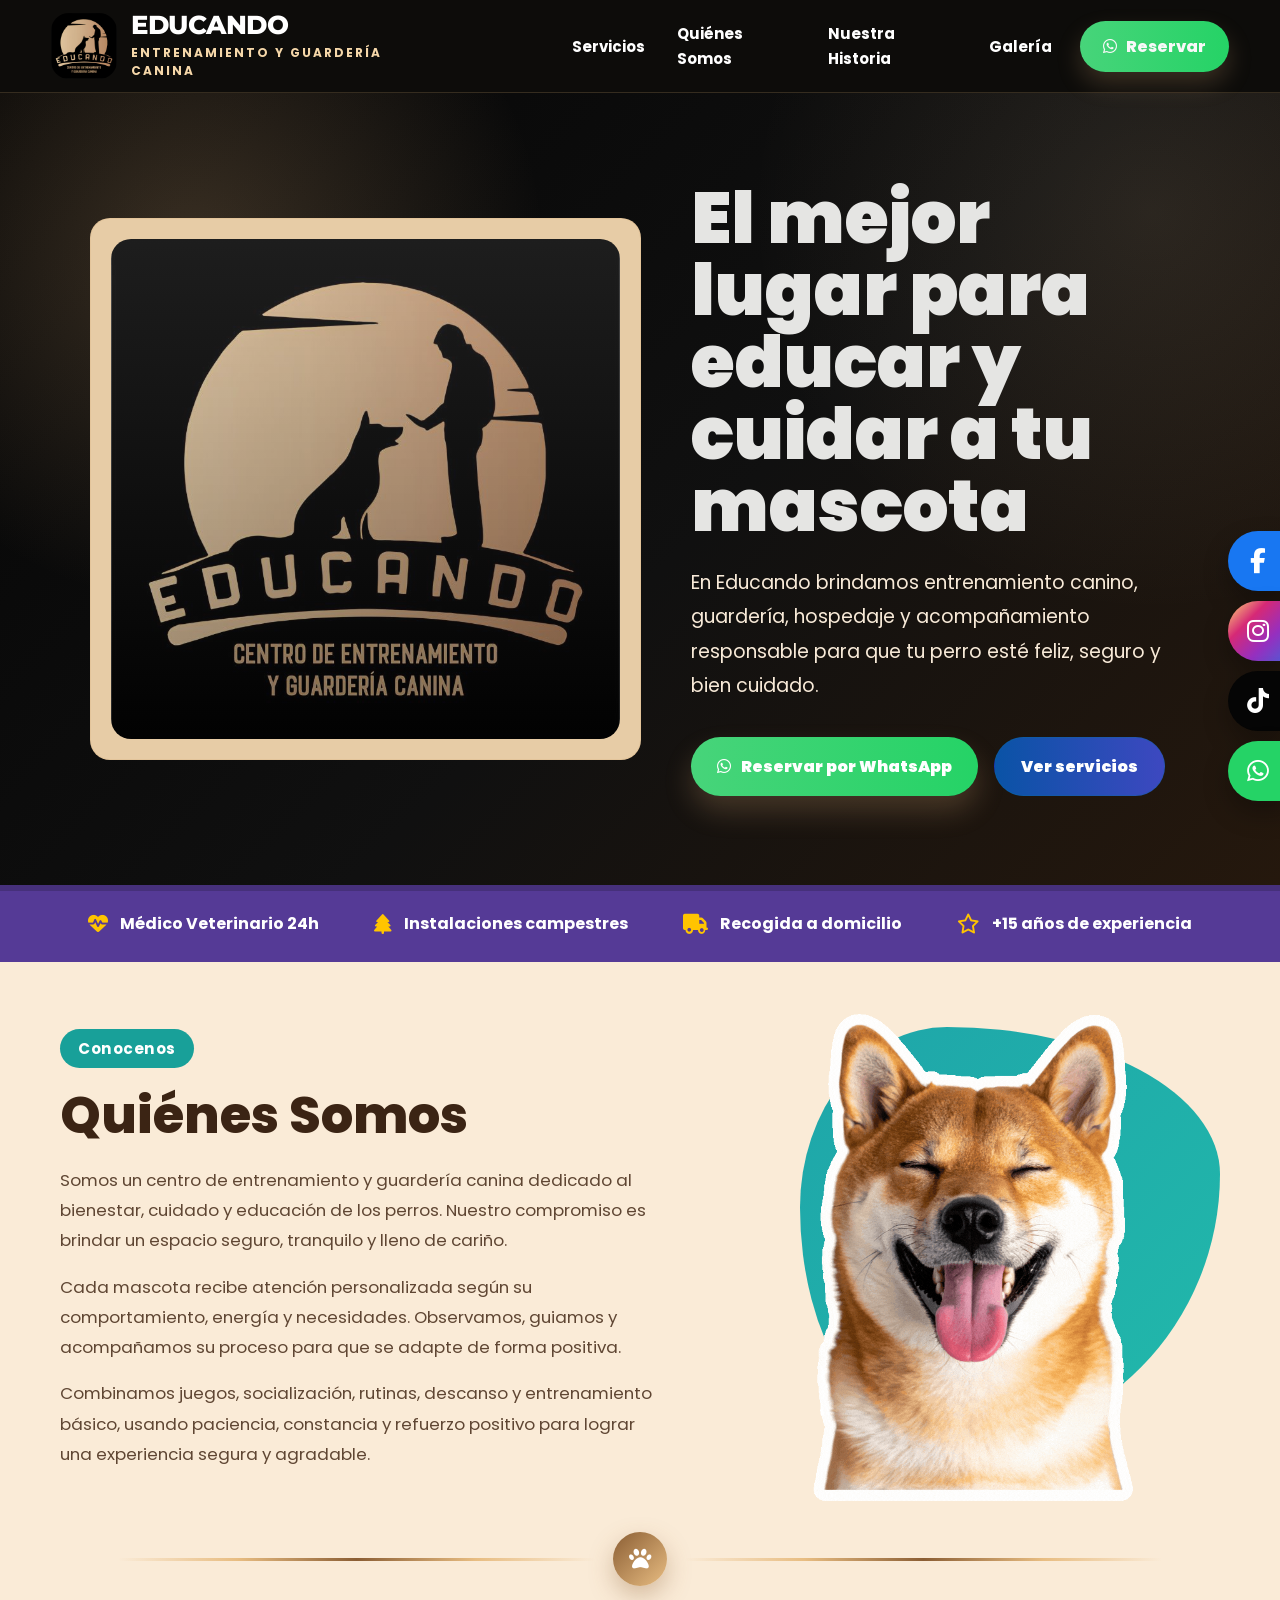
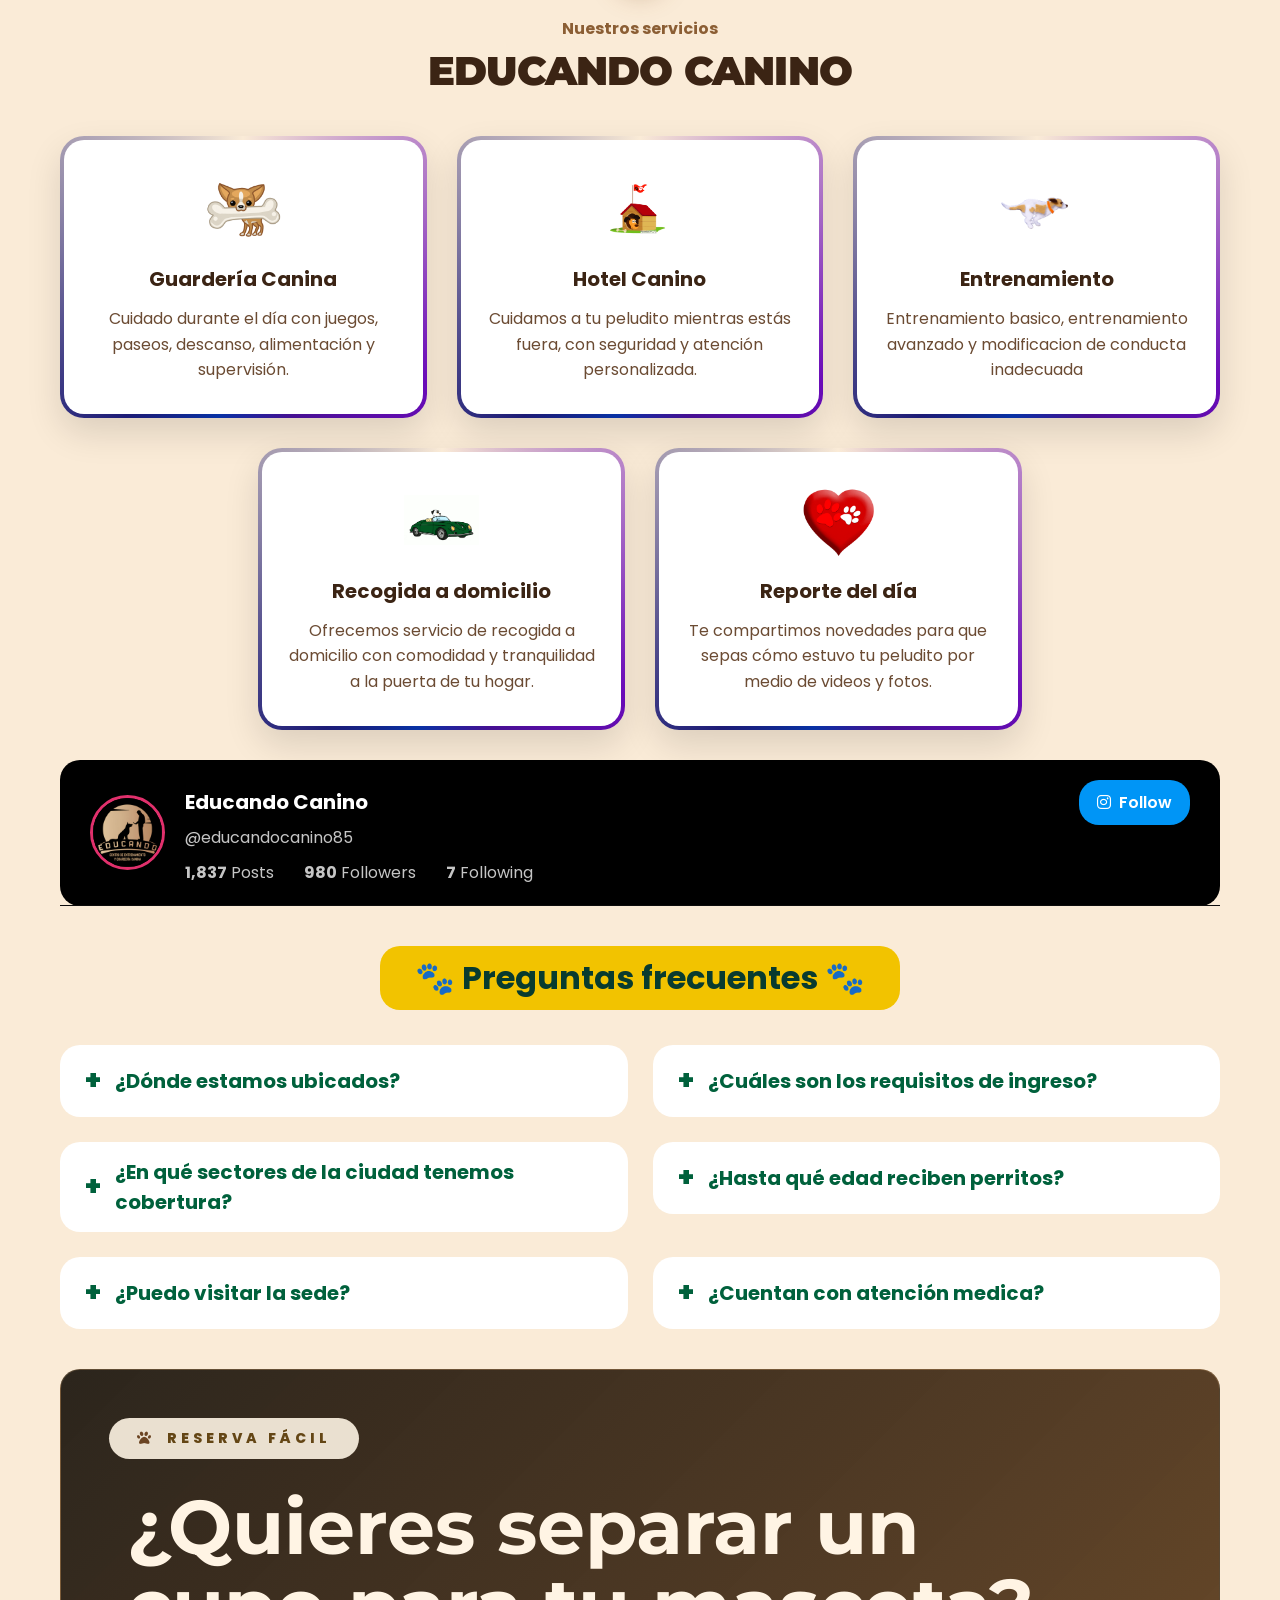
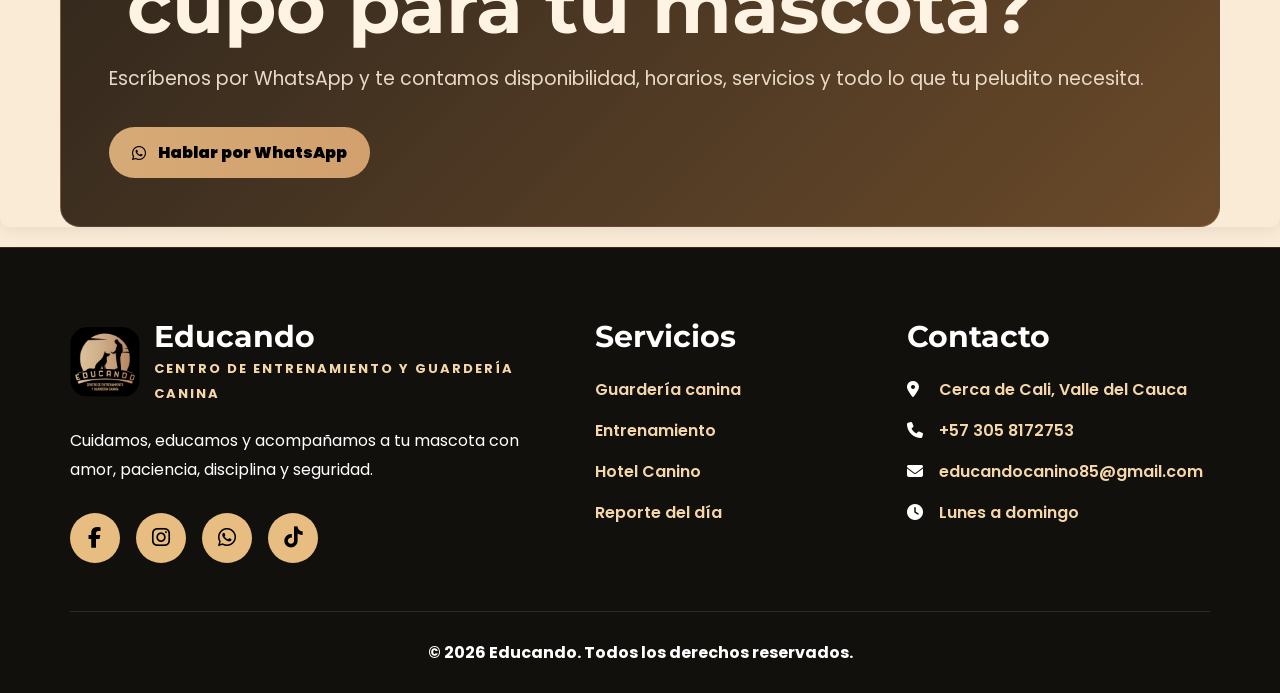
<file: index.html>
<!DOCTYPE html>
<html lang="es">
<head>
  <meta charset="UTF-8" />
  <meta name="viewport" content="width=device-width, initial-scale=1.0" />
  <title>Educando - Centro de Entrenamiento y Guardería Canina | Cali</title>

  <!-- Google Fonts -->
  <link rel="preconnect" href="https://fonts.googleapis.com">
  <link rel="preconnect" href="https://fonts.gstatic.com" crossorigin>
<link href="https://fonts.googleapis.com/css2?family=Montserrat:wght@600;700;800&family=Poppins:wght@400;500;600;700&display=swap" rel="stylesheet">  <!-- Font Awesome -->
  <link rel="stylesheet" href="https://cdnjs.cloudflare.com/ajax/libs/font-awesome/6.5.0/css/all.min.css">
  <!-- Elfsight Instagram Feed | Untitled Instagram Feed -->
<script src="https://elfsightcdn.com/platform.js" async></script>
    <link rel="icon" href="logos/logo-banner.png">

  <link rel="stylesheet" href="styles-index.css">
</head>

<body>
<div class="container">
  <!-- BARRA PRINCIPAL -->
  <header class="header">
      <div class="main-container header-content">

    <nav class="navbar">

      <a href="index" class="logo">
        <img src="logos/logo-educando.jpg" alt="Logo Educando">
        <div>
          <h1>EDUCANDO</h1>
          <span>Entrenamiento y Guardería Canina</span>
        </div>
      </a>

      <input type="checkbox" id="menu-toggle">

      <label for="menu-toggle" class="menu-icon">
        <i class="fa-solid fa-bars"></i>
      </label>

      <ul class="nav-links">
        <li><a href="#servicios">Servicios</a></li>
        <li><a href="#quienes-somos">Quiénes Somos</a></li>
        <li><a href="nuestra-historia">Nuestra Historia</a></li>
        <li><a href="galeria">Galería</a></li>
      </ul>

      <a href="https://wa.me/573058172753" class="btn-reservar">
        <i class="fa-brands fa-whatsapp"></i>
        Reservar
      </a>

    </nav>
      </div>
  </header>

  <!-- REDES SOCIALES LATERALES -->
  <div class="social-fixed">
  <a href="https://www.facebook.com/educandocaninooficial/" class="facebook" aria-label="Facebook">
    <i class="fa-brands fa-facebook-f"></i>
  </a>

  <a href="https://www.instagram.com/educandocanino85" class="instagram" aria-label="Instagram">
    <i class="fa-brands fa-instagram"></i>
  </a>

  <a href="https://www.tiktok.com/@educandocanino85" class="tiktok" aria-label="TikTok">
    <i class="fa-brands fa-tiktok"></i>
  </a>

  <a href="https://wa.me/573058172753" class="whatsapp" aria-label="WhatsApp">
    <i class="fa-brands fa-whatsapp"></i>
  </a>
</div>

  
  <div class="hero" id="inicio">
      <div class="hero-content">
        
        <div class="hero-image-card">
          <div class="hero-image">
          </div>
        </div>

        <div class="hero-text">

          <h2>
            El mejor lugar para educar y cuidar a tu mascota
          </h2>

          <p>
            En Educando brindamos entrenamiento canino, guardería, hospedaje y acompañamiento
            responsable para que tu perro esté feliz, seguro y bien cuidado.
          </p>

          <div class="hero-buttons">
            <a href="https://wa.me/573058172753" target="_blank" class="btn-primary">
              <i class="fa-brands fa-whatsapp"></i>
              Reservar por WhatsApp
            </a>

            <a href="#servicios" class="btn-secondary">
              Ver servicios
            </a>
          </div>
        </div>
      </div>
    </div>

        <!-- Font Awesome para los íconos -->
<link rel="stylesheet" href="https://cdnjs.cloudflare.com/ajax/libs/font-awesome/6.5.0/css/all.min.css">

<section class="barra-beneficios">
  <div class="barra-contenedor">

    <div class="beneficio-item">
      <i class="fa-solid fa-heart-pulse icono latido"></i>
      <span>Médico Veterinario 24h</span>
    </div>

    <div class="beneficio-item">
      <i class="fa-solid fa-tree icono balanceo"></i>
      <span>Instalaciones campestres</span>
    </div>

    <div class="beneficio-item">
      <i class="fa-solid fa-truck icono mover-carro"></i>
      <span>Recogida a domicilio</span>
    </div>

    <div class="beneficio-item">
      <i class="fa-regular fa-star icono girar-estrella"></i>
      <span>+15 años de experiencia</span>
    </div>

  </div>
</section>
    
<main class="contenedor-principal">
    <!-- QUIÉNES SOMOS -->
  <div class="quienes-somos" id="quienes-somos">
  <div class="quienes-container">

    <!-- TEXTO -->
    <div class="quienes-texto">
      <span class="quienes-etiqueta">Conocenos</span>
      <h2>Quiénes Somos</h2>
      <p>
        Somos un centro de entrenamiento y guardería canina dedicado al
        bienestar, cuidado y educación de los perros. Nuestro compromiso es
        brindar un espacio seguro, tranquilo y lleno de cariño.
      </p>
      <p>
        Cada mascota recibe atención personalizada según su comportamiento,
        energía y necesidades. Observamos, guiamos y acompañamos su proceso
        para que se adapte de forma positiva.
      </p>
      <p>
        Combinamos juegos, socialización, rutinas, descanso y entrenamiento
        básico, usando paciencia, constancia y refuerzo positivo para lograr
        una experiencia segura y agradable.
      </p>
    </div>

    <!-- IMAGEN -->
    <div class="quienes-imagen">
      <div class="imagen-decoracion"></div>
      <img src="gifs/perro-feliz.gif" alt="Perro feliz en guardería canina">
    </div>

  </div>
</div>

<div class="separador-paw">
  <span></span>
  <i class="fas fa-paw"></i>
  <span></span>
</div>

  <div class="servicios-perrunos" id="servicios">
  <div class="servicios-contenedor">

    <div class="section-title">
      <span>Nuestros servicios</span>
      <h2>EDUCANDO CANINO</h2>
    </div>

    <div class="servicios-grid">

      <div class="servicio-card">
        <img 
          src="gifs/hueso-gif.gif" 
          alt="Guardería Canina" 
          class="servicio-icon-img"
        >
        <h3>Guardería Canina</h3>
        <p>Cuidado durante el día con juegos, paseos, descanso, alimentación y supervisión.</p>
      </div>

      <div class="servicio-card">
        <img 
          src="gifs/casa-gif.gif" 
          alt="Guardería Canina" 
          class="servicio-icon-img"
        >
        <h3>Hotel Canino</h3>
        <p>Cuidamos a tu peludito mientras estás fuera, con seguridad y atención personalizada.</p>
      </div>

      <div class="servicio-card">
        <img 
          src="gifs/perro-gif.gif" 
          alt="Guardería Canina" 
          class="servicio-icon-img"
        >
        <h3>Entrenamiento</h3>
        <p>Entrenamiento basico, entrenamiento avanzado y modificacion de conducta inadecuada</p>
      </div>

      <div class="servicio-card">
        <img 
          src="gifs/carro-gif.gif" 
          alt="Guardería Canina" 
          class="servicio-icon-img"
        >
        <h3>Recogida a domicilio</h3>
        <p>Ofrecemos servicio de recogida a domicilio con comodidad y tranquilidad a la puerta de tu hogar.</p>
      </div>

      <div class="servicio-card">
        <img 
          src="gifs/corazon-gif.gif" 
          alt="Guardería Canina" 
          class="servicio-icon-img"
        >
        <h3>Reporte del día</h3>
        <p>Te compartimos novedades para que sepas cómo estuvo tu peludito por medio de videos y fotos.
      </div>

    </div>

  </div>
</div>

  <!-- INSTAGRAM -->
   <div class="instagram-section" id="instagram">
  <div class="instagram-container">

    <!-- Encabezado perfil -->
    <div class="instagram-header">
      <div class="instagram-profile">
        <img src="logos/logo-educando.jpg" alt="Perropolis" class="profile-img">

        <div class="profile-info">
          <div class="profile-top">
            <h2>Educando Canino</h2>
            <a href="https://www.instagram.com/educandocanino85/" class="follow-btn">
              <i class="fab fa-instagram"></i> Follow
            </a>
          </div>

          <p class="profile-user">@educandocanino85</p>

          <div class="profile-stats">
            <span><strong>1,837</strong> Posts</span>
            <span><strong>980</strong> Followers</span>
            <span><strong>7</strong> Following</span>
          </div>
        </div>
      </div>
    </div>

    <div class="elfsight-app-6a099f40-ff8a-4416-a260-e170574ec99d" data-elfsight-app-lazy></div>

  </div>
</div>

<div class="faq-section" id="preguntas">
  <div class="faq-title">
    <h2>🐾 Preguntas frecuentes 🐾</h2>
  </div>

  <div class="faq-container">

    <div class="faq-item">
      <button class="faq-question">
        <span class="icon">+</span>
        ¿Dónde estamos ubicados?
      </button>
      <div class="faq-answer">
        <p>Estamos ubicados cerca de la ciudad de Cali, en una zona segura y adecuada para el bienestar de nuestros peluditos.</p>
      </div>
    </div>

    <div class="faq-item">
      <button class="faq-question">
        <span class="icon">+</span>
        ¿Cuáles son los requisitos de ingreso?
      </button>
      <div class="faq-answer">
        <p>
          Para el ingreso de tu canino, debes presentar los siguientes documentos y requisitos:
<BR>
• Fotocopia de la cédula del tutor o responsable.<BR>
• Carné de vacunación del canino al día.<BR>
• Aplicación de pastilla o tratamiento contra pulgas y garrapatas.<BR>
• Vacuna contra la tos de la perrera.


        </p>

        <p>
          <strong>Nota:</strong> Estos requisitos nos ayudan a garantizar la seguridad, salud y bienestar de todos nuestros peluditos.
        </p>
      </div>
    </div>

    <div class="faq-item">
      <button class="faq-question">
        <span class="icon">+</span>
        ¿En qué sectores de la ciudad tenemos cobertura?
      </button>
      <div class="faq-answer">
        <p>Tenemos cobertura en todos los sectores de la ciudad de Cali y su alrededor. Puedes contactarnos para confirmar si llegamos a tu zona.</p>
      </div>
    </div>

    <div class="faq-item">
      <button class="faq-question">
        <span class="icon">+</span>
        ¿Hasta qué edad reciben perritos?
      </button>
      <div class="faq-answer">
        <p>Aceptamos el ingreso de alumnos desde los tres meses de edad, cumpliendo con los requisitos establecidos.</p>
      </div>
    </div>

    <div class="faq-item">
      <button class="faq-question">
        <span class="icon">+</span>
        ¿Puedo visitar la sede?
      </button>
      <div class="faq-answer">
        <p>Sí, puedes visitarnos con cita previa para conocer nuestras instalaciones y ver como esta tu peludito.</p>
      </div>
    </div>

    <div class="faq-item">
      <button class="faq-question">
        <span class="icon">+</span>
        ¿Cuentan con atención medica?
      </button>
      <div class="faq-answer">
        <p>Sí, contamos con convenio veterinario para brindar atención oportuna en caso de cualquier eventualidad.</p>
      </div>
    </div>

  </div>
</div>

  <!-- RESERVA -->
  <div class="reserva" id="inicio">
    <div class="reserva-card">

      <div class="tag">
        <i class="fa-solid fa-paw"></i>
        Reserva fácil
      </div>

      <h2>¿Quieres separar un cupo para tu mascota?</h2>

      <p>
        Escríbenos por WhatsApp y te contamos disponibilidad, horarios,
        servicios y todo lo que tu peludito necesita.
      </p>

      <a href="#" class="reserva-btn">
        <i class="fa-brands fa-whatsapp"></i>
        Hablar por WhatsApp
      </a>

    </div>
  </div>
  </div>

  <script>
  const faqItems = document.querySelectorAll(".faq-item");

  faqItems.forEach(item => {
    const question = item.querySelector(".faq-question");
    const answer = item.querySelector(".faq-answer");
    const icon = item.querySelector(".icon");

    question.addEventListener("click", () => {
      item.classList.toggle("active");

      if (item.classList.contains("active")) {
        answer.style.maxHeight = answer.scrollHeight + "px";
        icon.textContent = "−";
      } else {
        answer.style.maxHeight = "0";
        icon.textContent = "+";
      }
    });
  });
</script>
</main>

  <!-- FOOTER -->
  <footer class="footer">

    <div class="footer-content">

      <div class="footer-brand">
        <div class="footer-logo">
          <img src="logos/logo-educando.jpg" alt="Logo Educando">
          <div>
            <h2>Educando</h2>
            <span>Centro de entrenamiento y guardería canina</span>
          </div>
        </div>

        <p>
          Cuidamos, educamos y acompañamos a tu mascota con amor,
          paciencia, disciplina y seguridad.
        </p>

        <div class="footer-social">
          <a href="https://www.facebook.com/educandocaninooficial/"><i class="fa-brands fa-facebook-f"></i></a>
          <a href="https://www.instagram.com/educandocanino85"><i class="fa-brands fa-instagram"></i></a>
          <a href="https://wa.me/573058172753"><i class="fa-brands fa-whatsapp"></i></a>
          <a href="https://www.tiktok.com/@educandocanino85"><i class="fa-brands fa-tiktok"></i></a>
        </div>
      </div>

      <div class="footer-column">
        <h3>Servicios</h3>
        <a href="#servicios">Guardería canina</a>
        <a href="#servicios">Entrenamiento</a>
        <a href="#servicios">Hotel Canino</a>
        <a href="#servicios">Reporte del día</a>
      </div>

      <div class="footer-column">
        <h3>Contacto</h3>
        <p><i class="fa-solid fa-location-dot"></i> Cerca de Cali, Valle del Cauca</p>
        <p><i class="fa-solid fa-phone"></i> +57 305 8172753</p>
        <p><i class="fa-solid fa-envelope"></i> educandocanino85@gmail.com</p>
        <p><i class="fa-solid fa-clock"></i> Lunes a domingo</p>
      </div>

    </div>

    <div class="footer-bottom">
      <p>© 2026 Educando. Todos los derechos reservados.</p>
    </div>

  </footer>
</body>
</html>
</file>
<file: styles-index.css>
:root {
  --black-soft: #11100d;
  --black-footer: #0d0c0a;
  --black-card: #1d1812;
  --gold: #e8bd82;
  --gold-light: #f5d7a9;
  --brown: #6b4422;
  --cream: #fff4e4;
  --text: #f8ead8;
  --muted: #d8b991;
  --bg: #cfa06b;
  --bg-dark: #9a6a3d;
}

* {
  margin: 0;
  padding: 0;
  box-sizing: border-box;
}

html {
  scroll-behavior: smooth;
}

body {
  font-family: "Poppins", sans-serif;
  background:antiquewhite;
  color: var(--text);
  overflow-x: hidden;
}

.container {
  width: 100%;
  margin: 0 auto;
  background-color: antiquewhite;
  padding: 0;
  box-shadow: 0 0 20px rgba(9, 0, 0, 0.1);
  border-radius: 10px;
  box-sizing: border-box;
}

/* HEADER */

.header {
  width: 100%;
  background: rgba(17, 16, 13, 0.96);
  border-bottom: 1px solid rgba(232, 189, 130, 0.18);
  position: sticky;
  top: 0;
  z-index: 1000;
  backdrop-filter: blur(10px);
}

.header {
  width: 100%;
  background: #0d0c0a;
  position: sticky;
  top: 0;
  z-index: 1000;
}

.header-content {
  min-height: 90px;
  display: flex;
  align-items: center;
  justify-content: space-between;
  gap: 24px;
}

.navbar {
  width: min(1200px, 92%);
  margin: auto;
  min-height: 92px;
  display: flex;
  align-items: center;
  justify-content: space-between;
  gap: 28px;
}

.logo {
  display: flex;
  align-items: center;
  gap: 14px;
  text-decoration: none;
  color: var(--cream);
}

.logo img {
  width: 66px;
  height: 66px;
  object-fit: contain;
  border-radius: 18px;
}

.logo h1 {
  font-family: "Montserrat", sans-serif;
  font-size: 26px;
  line-height: 1;
  font-weight: 800;
  letter-spacing: -0.5px;
  color: #FFFFFF;
}

.logo span {
  display: block;
  margin-top: 6px;
  font-size: 12px;
  letter-spacing: 2px;
  text-transform: uppercase;
  color: var(--gold-light);
  font-weight: 700;
}

.nav-links {
  display: flex;
  align-items: center;
  padding-left: 100px;
  list-style: none;
  gap: 32px;
}

.nav-links a {
  position: relative;
  text-decoration: none;
  color: #ffffff;
  font-weight: 700;
  font-size: 15px;
  padding: 8px 0px;
}

.nav-links a::after {
  content: "";
  position: absolute;
  width: 0;
  height: 3px;
  background: var(--gold);
  left: 0;
  bottom: 0;
  border-radius: 20px;
  transition: width 0.35s ease;
}

.nav-links a:hover::after {
  width: 100%;
}

.btn-reservar {
  text-decoration: none;
  padding: 13px 23px;
  border-radius: 999px;
  font-weight: 800;
  display: inline-flex;
  align-items: center;
  gap: 9px;
  transition: 0.3s ease;
  box-shadow: 0 12px 25px rgba(214, 170, 118, 0.22);
  background: linear-gradient(
    270deg,
    #5ed088,
    #00cf4c,
    #25d366,
    #47d47a
  );
  background-size: 300% 300%;
  color: #f8f8f8;
  animation: moverColores 4s ease infinite;
}

.btn-reservar:hover {
  transform: translateY(-2px) scale(1.02);
  box-shadow: 0 10px 15px rgba(0, 0, 0, 0.162);
}

@keyframes moverColores {
  0% {
    background-position: 0% 50%;
  }

  50% {
    background-position: 100% 50%;
  }

  100% {
    background-position: 0% 50%;
  }
}

#menu-toggle {
  display: none;
}

.menu-icon {
  display: none;
  color: var(--cream);
  font-size: 28px;
  cursor: pointer;
}

/* REDES SOCIALES LATERALES */


.social-fixed {
  position: fixed;
  right: 0;
  top: 80%;
  transform: translateY(-70%);
  z-index: 999;
  display: flex;
  flex-direction: column;
  gap: 10px;
}

.social-fixed a {
  width: 60px;
  height: 60px;
  display: grid;
  place-items: center;
  text-decoration: none;
  color: #fff;
  font-size: 25px;
  border-radius: 34px 0 0 34px;
  box-shadow: 0 12px 26px rgba(0, 0, 0, 0.28);

  /* Aquí queda pegado a la derecha */
  transform: translateX(8px);

  /* Solo se anima este botón, no los demás */
  transition: transform 0.3s ease, box-shadow 0.3s ease;
}

.social-fixed a:hover,
.social-fixed a:focus,
.social-fixed a:active {
  transform: translateX(0);
  box-shadow: 0 16px 34px rgba(0, 0, 0, 0.35);
}

.social-fixed i {
  pointer-events: none;
}

.facebook {
  background: #1877f2;
}

.instagram {
  background: linear-gradient(135deg, #feda75, #d62976, #962fbf, #4f5bd5);
}

.tiktok {
  background: #050505;
}

.whatsapp {
  background: #25d366;
}

/* HERO */

.hero {
  min-height: 88vh;
  display: flex;
  align-items: center;
  background:
    radial-gradient(circle at 15% 20%, rgba(214, 170, 118, 0.24), transparent 28%),
    radial-gradient(circle at 90% 15%, rgba(241, 208, 163, 0.11), transparent 30%),
    linear-gradient(135deg, #050505 0%, #101010 55%, #25180d 100%);
  overflow: hidden;
}

.hero-content {
  max-width: 1200px;
  width: 100%;
  margin: auto;
  padding: 50px 0px;
  display: grid;
  grid-template-columns: 1.05fr 0.95fr;
  gap: 50px;
  align-items: center;
}

.hero-badge {
  display: inline-flex;
  align-items: center;
  gap: 9px;
  padding: 11px 18px;
  background: rgba(214, 170, 118, 0.12);
  border: 1px solid rgba(214, 170, 118, 0.35);
  border-radius: 999px;
  color: var(--dorado-claro);
  font-weight: 900;
  margin-bottom: 24px;
}

.hero-text h2 {
  font-size: clamp(42px, 6vw, 72px);
  line-height: 1;
  font-weight: 900;
  color: #e5e5e3;
  margin-bottom: 24px;
}

.hero-text p {
  max-width: 590px;
  color: var(--texto-suave);
  font-size: 19px;
  line-height: 1.8;
  margin-bottom: 34px;
}

.hero-buttons {
  display: flex;
  gap: 16px;
  flex-wrap: wrap;
}

.btn-primary,
.btn-secondary {
  padding: 16px 26px;
  border-radius: 999px;
  font-weight: 900;
  display: inline-flex;
  align-items: center;
  justify-content: center;
  gap: 10px;
  transition: 0.3s ease;
  text-decoration: none;
}

.btn-primary {
  box-shadow: 0 15px 28px rgba(214, 170, 118, 0.23);
    background: linear-gradient(
    270deg,
    #5ed088,
    #00cf4c,
    #25d366,
    #47d47a
  );
  background-size: 300% 300%;
  color: #ffffff;
  animation: moverColores 4s ease infinite;
}

@keyframes moverColores {
  0% {
    background-position: 0% 50%;
  }

  50% {
    background-position: 100% 50%;
  }

  100% {
    background-position: 0% 50%;
  }
}


.btn-secondary {
  color: #feffff;
  border: 1px solid rgba(8, 107, 157, 0.35);
  background: rgb(6, 107, 180);
  text-decoration: none;
  background: linear-gradient(
    270deg,
    #1f1fc1,
    #272492,
    #3d48c0,
    #0a53a6
  );
  background-size: 300% 300%;
  color: #ffffff;
  animation: moverColores 4s ease infinite;
}

.btn-secondary:hover {
  transform: translateY(-4px);
}

.hero-image-card {
  background: #e7cca6;
  border: 1px solid rgba(214, 170, 118, 0.25);
  padding: 20px;
  border-radius: 20px;
  box-shadow: var(--sombra);
}

.hero-image {
  min-height: 500px;
  border-radius: 20px;
  background:
    linear-gradient(rgba(241, 241, 241, 0.12), rgba(5, 5, 5, 0.35)),
    url("logos/logo-educando.jpg");
  background-size: cover;
  background-position: center;
  position: relative;
  overflow: hidden;
}

.hero-info {
  position: absolute;
  left: 22px;
  bottom: 22px;
  max-width: 310px;
  padding: 18px;
  border-radius: 20px;
  background: rgba(5, 5, 5, 0.78);
  border: 1px solid rgba(214, 170, 118, 0.25);
  backdrop-filter: blur(10px);
}

.hero-info h3 {
  color: var(--dorado-claro);
  font-size: 21px;
  font-weight: 900;
}

.hero-info p {
  color: var(--texto-suave);
  margin-top: 5px;
  line-height: 1.5;
}

/* TITULOS */

main
{
  background: antiquewhite;
  width: 100%;
  max-width: 1200px;
  margin: 0 auto;
  padding: 20px 0px;
  box-sizing: border-box;
}

/* Este es el que centra todo */
.contenedor-principal {
  width: 100%;
  margin: 0 auto;
}

.section-title {
  text-align: center;
  margin-bottom: 35px;
}

.section-title h2 {
  font-family: "Montserrat", sans-serif;
  margin: 10px 0;
  font-weight: 800;
  letter-spacing: -0.8px;
  line-height: 1;
  font-weight: 900;
  font-size: 38px;
  color: #0e1011;
  margin-bottom: 15px;
}

/*SEPARADOR*/

.separador-paw {
  width: min(1200px, 90%);
  margin: 45px auto;
  display: flex;
  align-items: center;
  justify-content: center;
  gap: 18px;
}

.separador-paw span {
  flex: 1;
  height: 3px;
  border-radius: 999px;
  background: linear-gradient(
    90deg,
    transparent,
    #e8bd82,
    #8b5e34,
    #e8bd82,
    transparent
  );
}

.separador-paw i {
  width: 54px;
  height: 54px;
  background: linear-gradient(135deg, #8b5e34, #e8bd82);
  color: #fff;
  border-radius: 50%;
  display: grid;
  place-items: center;
  font-size: 1.4rem;
  box-shadow: 0 10px 25px rgba(139, 94, 52, 0.35);
  animation: huellaPulse 1.8s infinite ease-in-out;
}

@keyframes huellaPulse {
  0% {
    transform: scale(1);
    box-shadow: 0 10px 25px rgba(139, 94, 52, 0.35);
  }

  50% {
    transform: scale(1.12);
    box-shadow: 0 14px 35px rgba(139, 94, 52, 0.5);
  }

  100% {
    transform: scale(1);
    box-shadow: 0 10px 25px rgba(139, 94, 52, 0.35);
  }
}

/* Responsive */
@media (max-width: 576px) {
  .separador-paw {
    width: 92%;
    gap: 12px;
    margin: 5px auto;
  }

  .separador-paw i {
    width: 46px;
    height: 46px;
    font-size: 1.15rem;
  }

  .separador-paw span {
    height: 2px;
  }
}

/* SERVICIOS */

.servicios-perrunos {
  padding: 0px 20px;
  padding-bottom: 40px;
  background: antiquewhite;
}

.servicios-contenedor {
  max-width: 1200px;
  margin: 0 auto;
}

.section-title {
  text-align: center;
  margin-bottom: 45px;
}

.section-title span {
  color: #8b5e34;
  font-weight: 700;
}

.section-title h2 {
  font-size: 2.5rem;
  color: #3b2414;
}

/* GRID PRINCIPAL */
.servicios-grid {
  display: grid;
  grid-template-columns: repeat(6, 1fr);
  gap: 30px;
}

/* TODAS LAS CARDS */

.servicio-card {
  grid-column: span 2;
  position: relative;
  overflow: hidden;
  border-radius: 24px;
  padding: 35px 25px;
  min-height: 280px;
  text-align: center;
  box-shadow: 0 15px 35px rgba(0, 0, 0, 0.12);
  box-sizing: border-box;

  display: flex;
  flex-direction: column;
  justify-content: center;
  align-items: center;

  background: transparent;
  isolation: isolate;
  transition: all 0.3s ease;
}

/* Borde dorado animado */
.servicio-card::before {
  content: "";
  position: absolute;
  width: 180%;
  height: 180%;
  background: conic-gradient(
    from 0deg,
    transparent 0deg,
    #6a0bb8 120deg,
    #461092 160deg,
    #0832a4 190deg,
    #1d1c76 220deg,
    transparent 360deg
  );
  animation: bordeDorado 4s linear infinite;
  z-index: -2;
}

/* Fondo interno de la card */
.servicio-card::after {
  content: "";
  position: absolute;
  inset: 4px;
  background: #fff;
  border-radius: 20px;
  z-index: -1;
}

/* Animación del borde */
@keyframes bordeDorado {
  from {
    transform: rotate(0deg);
  }

  to {
    transform: rotate(360deg);
  }
}

/* Efecto al pasar el mouse */
.servicio-card:hover {
  transform: translateY(-8px);
  box-shadow: 0 20px 45px rgba(212, 175, 55, 0.35);
}

.servicio-icon-img {
  width: 75px;
  height: 75px;
  object-fit: contain;
  margin-bottom: 18px;
  display: block;
}

.servicio-card h3 {
  color: #3b2414;
  font-size: 1.25rem;
  margin-bottom: 12px;
}

.servicio-card p {
  color: #6b4b33;
  line-height: 1.6;
}

/* CENTRAR LAS 2 DE ABAJO */
.servicio-card:nth-child(4) {
  grid-column: 2 / span 2;
}

.servicio-card:nth-child(5) {
  grid-column: 4 / span 2;
}

/* QUIÉNES SOMOS */

.quienes-somos {
  padding: 0px;
  padding-top: 45px;
}

.quienes-container {
  max-width: 1200px;
  margin: 0 auto;
  display: grid;
  grid-template-columns: 1.1fr 0.9fr;
  gap: 60px;
  align-items: center;
}

.quienes-texto {
  animation: fadeInUp 0.8s ease;
}

.quienes-etiqueta {
  display: inline-block;
  background: #18a099;
  color: #ffffff;
  font-size: 0.95rem;
  font-weight: 700;
  padding: 8px 18px;
  border-radius: 999px;
  margin-bottom: 18px;
  letter-spacing: 0.5px;
}

.quienes-texto h2 {
  font-size: clamp(2rem, 4vw, 3.2rem);
  line-height: 1.15;
  color: #3b2414;
  margin-bottom: 20px;
  font-weight: 800;
}

.quienes-texto p {
  font-size: 1.05rem;
  line-height: 1.8;
  color: #5f4633;
  margin-bottom: 16px;
}

.quienes-imagen {
  position: relative;
  display: flex;
  justify-content: center;
  align-items: center;
  animation: fadeInRight 0.9s ease;
}

.imagen-decoracion {
  position: absolute;
  width: 100%;
  max-width: 420px;
  height: 100%;
  max-height: 420px;
  background: linear-gradient(135deg, #13a2a7, #16b6a8);
  border-radius: 35% 65% 64% 36% / 43% 35% 65% 57%;
  top: 20px;
  right: 0;
  z-index: 1;
  opacity: 0.95;
}

.quienes-imagen img {
  position: relative;
  z-index: 2;
  width: 100%;
  max-width: 420px;
  height: 500px;
  object-fit: cover;
  border-radius: 30px;
  transition: transform 0.4s ease;
}

.quienes-imagen img:hover {
  transform: scale(1.03) rotate(-1deg);
}

@media (max-width: 600px) {
  .servicio-icon-img {
    width: 60px;
    height: 60px;
  }

  .servicio-card {
    padding: 28px 20px;
    min-height: 240px;
  }
}

/* Responsive */
@media (max-width: 992px) {
  .quienes-container {
    grid-template-columns: 1fr;
    gap: 40px;
  }

  .quienes-texto {
    order: 1;
    text-align: center;
  }

  .quienes-botones {
    justify-content: center;
  }

  .quienes-imagen {
    order: 2;
  }

  .quienes-imagen img {
    height: 420px;
  }

  .imagen-decoracion {
    max-width: 360px;
    max-height: 360px;
    left: 50%;
    transform: translateX(-50%);
  }
}

@media (max-width: 576px) {
  .quienes-somos {
    padding: 40px 16px;
  }

  .quienes-texto h2 {
    font-size: 1.9rem;
  }

  .quienes-texto p {
    font-size: 0.98rem;
  }

  .quienes-imagen img {
    max-width: 100%;
    height: 340px;
    border-radius: 22px;
  }

  .imagen-decoracion {
    max-width: 280px;
    max-height: 280px;
  }

  .btn {
    width: 100%;
    text-align: center;
  }
}

/* Animaciones */
@keyframes fadeInUp {
  from {
    opacity: 0;
    transform: translateY(35px);
  }
  to {
    opacity: 1;
    transform: translateY(0);
  }
}

@keyframes fadeInRight {
  from {
    opacity: 0;
    transform: translateX(35px);
  }
  to {
    opacity: 1;
    transform: translateX(0);
  }
}

/*INSTAGRAM*/

.elfsight-app-6a099f40-ff8a-4416-a260-e170574ec99d span {
  color: #ffffff;
  border-radius: 50px;
}

.instagram-section {
  padding: 0;
  margin: 0;
}

.instagram-container {
  max-width: 1200px;
  width: 100%;
  margin: 0 auto;
  background: #000000;
  border-radius: 20px;
}

/* ENCABEZADO */
.instagram-header {
  padding: 20px 30px;
  border-bottom: 1px solid #0c0c0c;
}

.instagram-profile {
  display: flex;
  align-items: center;
  gap: 20px;
  flex-wrap: wrap;
}

.profile-img {
  width: 75px;
  height: 75px;
  border-radius: 50%;
  object-fit: cover;
  border: 3px solid #e1306c;
  padding: 0px;
  background: #fff;
}

.profile-info {
  flex: 1;
}

.profile-top {
  display: flex;
  align-items: center;
  justify-content: space-between;
  gap: 15px;
  flex-wrap: wrap;
}

.profile-top h2 {
  font-size: 20px;
  color: #ffffff;
  margin: 0;
}

.profile-user {
  color: #c5c5c5;
  margin: auto;
  font-size: 16px;
  margin-bottom: 10px;
}

.profile-stats {
  display: flex;
  gap: 30px;
  flex-wrap: wrap;
  color: #c5c5c5;
  font-size: 16px;
}

.profile-stats strong {
  color: #c5c5c5;
}

.follow-btn {
  background: #0095f6;
  color: #fff;
  text-decoration: none;
  padding: 10px 18px;
  border-radius: 20px;
  font-weight: 600;
  display: inline-flex;
  align-items: center;
  gap: 8px;
  transition: 0.3s ease;
}

.follow-btn:hover {
  background: #007ed6;
}

/*PREGUNTAS*/

.faq-section {
  padding: 0;
  margin: 40px 0px;
  font-family: 'Poppins', sans-serif;
  max-width: 1200px;
  width: 100%;
  border-radius: 20px;
}

.faq-title {
  text-align: center;
  margin-bottom: 35px;
}

.faq-title h2 {
  font-family: 'Poppins', sans-serif;
  display: inline-block;
  background: #f2c300;
  border-radius: 20px;
  color: #083b2f;
  padding: 8px 35px;
  font-size: 32px;
  font-weight: 700;
  
}

.faq-container {
  display: grid;
  grid-template-columns: repeat(2, 1fr);
  gap: 25px;
  align-items: start; /* ESTO EVITA QUE LA CAJA DEL LADO SE ESTIRE */
}

.faq-item {
  align-self: start;
  height: auto;
}

.faq-question {
  width: 100%;
  padding: 15px 25px;
  background: #fff;
  border-radius: 20px;
  border: none;
  outline: none;
  cursor: pointer;

  display: flex;
  align-items: center;
  gap: 14px;

  font-size: 20px;
  font-weight: 700;
  font-family: 'Poppins', sans-serif;
  color: #00613c;
  text-align: left;
}

.faq-question .icon {
  font-size: 28px;
  font-weight: 800;
  color: #00613c;
  transition: transform 0.3s ease;
}

.faq-item.active .faq-question {
  color: #f2b800;
}

.faq-item.active .icon {
  color: #f2b800;
}

.faq-answer {
  max-height: 0;
  overflow: hidden;
  transition: max-height 0.4s ease;
}

.faq-answer p {
  padding: 20px 10px;
  margin: 0;
  font-size: 18px;
  line-height: 1.8;
  color: #102b24;
}

.faq-answer p + p {
  padding-top: 15px;
}

/* RESERVA */

.reserva {
  max-width: 1200px;
  width: 100%;
  margin-bottom: 20px;
  padding: 48px;
  border-radius: 20px;
  background:
    linear-gradient(135deg, rgba(35, 28, 20, 0.96), rgba(94, 60, 27, 0.92));
  display: flex;
  justify-content: space-between;
  align-items: center;
  gap: 30px;
  border: 1px solid rgba(232, 189, 130, 0.2);
}

.reserva-card h2 {
  max-width: 1000px;
  margin: 28px auto 18px;
  font-family: "Montserrat", sans-serif;
  font-size: clamp(42px, 6vw, 76px);
  line-height: 1.05;
  color: var(--cream);
}

.reserva-card p {
  color: #e8dac7;
  font-size: 19px;
  margin-bottom: 34px;
}

.reserva-btn {
  display: inline-flex;
  align-items: center;
  gap: 12px;
  text-decoration: none;
  padding: 13px 23px;
  border-radius: 999px;
  font-weight: 900;
  transition: transform 0.3s ease, box-shadow 0.3s ease;
  background: linear-gradient(
    270deg,
    #e6bb8b,
    #f1d0a3,
    #d2a06d,
    #d6aa76
  );
  background-size: 300% 300%;
  color: #000000;
  animation: moverColores 4s ease infinite;
}

.reserva-btn:hover {
  transform: translateY(-4px) scale(1.02);
  box-shadow: 0 18px 35px rgba(0, 0, 0, 0.28);
}

.tag {
  display: inline-flex;
  align-items: center;
  gap: 12px;
  background: rgb(234, 224, 208);
  color: #644615;
  padding: 10px 28px;
  border-radius: 999px;
  text-transform: uppercase;
  letter-spacing: 4px;
  font-size: 14px;
  font-weight: 800;
}

.tag i {
  color: var(--brown);
}

/* FOOTER */

.footer {
  background: rgba(13, 12, 10, 0.98);
  border-top: 1px solid rgba(232, 189, 130, 0.16);
  padding: 70px 20px 28px;
}

.footer-content {
  width: min(1180px, 92%);
  margin: auto;
  display: grid;
  grid-template-columns: 1.5fr 0.8fr 1fr;
  gap: 70px;
  padding-bottom: 48px;
  border-bottom: 1px solid rgba(232, 189, 130, 0.16);
}

.footer-logo {
  display: flex;
  align-items: center;
  gap: 14px;
  margin-bottom: 22px;
}

.footer-logo img {
  width: 70px;
  height: 70px;
  object-fit: contain;
  border-radius: 18px;
}

.footer-logo h2 {
  font-family: "Montserrat", sans-serif;
  font-size: 30px;
  color: #ffffff;
}

.footer-logo span {
  color: var(--gold-light);
  font-size: 13px;
  text-transform: uppercase;
  letter-spacing: 2px;
  font-weight: 700;
}

.footer-brand p {
  color: #ffffff;
  line-height: 1.8;
  max-width: 460px;
}

.footer-social {
  display: flex;
  gap: 16px;
  margin-top: 28px;
}

.footer-social a {
  width: 50px;
  height: 50px;
  border-radius: 50%;
  display: grid;
  place-items: center;
  background: var(--gold);
  color: #000000;
  border: 1px solid rgba(232, 189, 130, 0.26);
  font-size: 21px;
  text-decoration: none;
  transition: transform 0.3s ease, background 0.3s ease;
}

.footer-social a:hover {
  transform: translateY(-5px);
  background: var(--gold-light);
}

.footer-column h3 {
  font-family: "Montserrat", sans-serif;
  font-size: 30px;
  margin-bottom: 22px;
  color: #ffffff;
}

.footer-column a,
.footer-column p {
  display: block;
  color: var(--gold-light);
  text-decoration: none;
  margin-bottom: 16px;
  font-weight: 600;
}

.footer-column i {
  width: 28px;
  color: #ffffff;
}

.footer-column a:hover {
  color: var(--cream);
}

.footer-bottom {
  text-align: center;
  padding-top: 28px;
  color: #ffffff;
  font-weight: 700;
}

/* RESPONSIVE */

@media (max-width: 1024px) {
  .navbar {
    gap: 18px;
  }

  .nav-links {
    gap: 18px;
  }

  .cards {
    grid-template-columns: repeat(2, 1fr);
    padding: 0px 20px;
  }

  .footer-content {
    grid-template-columns: 1fr 1fr;
  }

  .footer-brand {
    grid-column: 1 / -1;
  }

  .section-title {
  text-align: center;
  margin-bottom: 25px;
}

}
@media (max-width: 990px) {
  .menu-icon {
    display: block;
    padding-right: 20px;
  }

  .navbar {
    min-height: 82px;
  }

  .logo img {
    width: 58px;
    height: 58px;
  }

  .logo h1 {
    font-size: 24px;
  }

  .logo span {
    font-size: 10px;
    letter-spacing: 2px;
  }

  .nav-links {
    position: absolute;
    top: 82px;
    left: 0;
    width: 100%;
    background: rgba(17, 16, 13, 0.98);
    flex-direction: column;
    align-items: center;
    padding: 26px 20px;
    gap: 22px;
    transform: translateY(-140%);
    opacity: 0;
    pointer-events: none;
    transition: transform 0.35s ease, opacity 0.35s ease;
    border-bottom: 1px solid rgba(232, 189, 130, 0.2);
  }

  #menu-toggle:checked ~ .nav-links {
    transform: translateY(0);
    opacity: 1;
    pointer-events: auto;
  }

  .btn-reservar {
    display: none;
  }

  .reserva {
    min-height: auto;
    padding: 80px 16px 60px;
  }

  .reserva-card {
    border-radius: 20px;
    padding: 44px 24px;
  }

  .reserva-card p {
    font-size: 17px;
  }

  .gallery-grid,
  .quienes-grid {
    grid-template-columns: 1fr;
  }

  .reserva {
    flex-direction: column;
    text-align: center;
    padding: 38px 0px;
  }
}

@media (max-width: 600px) {
  .section {
    width: 92%;
    padding: 0px 0px;
    border-radius: 20px;
  }

  .cards {
    grid-template-columns: 1fr;
    padding: 0px 20px;
  }

  .gallery-grid img {
    height: 260px;
  }

  .footer-content {
    grid-template-columns: 1fr;
    gap: 40px;
  }

  .footer-logo {
    align-items: flex-start;
  }

  .footer-logo span {
    font-size: 11px;
  }

  .footer-social {
    flex-wrap: wrap;
  }
}

@media (max-width: 992px) {
  .hero-content,
  .about-container,
  .footer-container {
    grid-template-columns: 1fr;
  }

  .section, .hero
  {
    padding: 20px 0px;
  }

  .hero-text {
    text-align: center;
  }

  .hero-text p {
    margin-left: auto;
    margin-right: auto;
  }

  .hero-buttons {
    justify-content: center;
  }

  .section .quienes-grid {
  padding: 0px 20px;

  }
}

  @media (max-width: 480px) {
  .logo-text span {
    display: none;
  }

  .hero-text h2 {
    font-size: 39px;
  }

  .btn-primary,
  .btn-secondary {
    width: 100%;
  }

  }

@media (max-width: 768px) {

  .hero-content {
    padding: 10px 10px;
    gap: 35px;
  }

  .hero-text h2 {
    font-size: 38px;
    line-height: 1.05;
  }

  .hero-text p {
    font-size: 16px;
    line-height: 1.7;
  }

  .hero-buttons {
    width: 100%;
  }

  .btn-primary,
  .btn-secondary {
    width: 100%;
    text-align: center;
  }

  .hero-image-card {
    padding: 14px;
    border-radius: 20px;
  }

  .hero-image {
    min-height: 250px;
    border-radius: 20px;
    width: auto;
    height: auto;
    max-width: none;
    flex-shrink: 0;
  }

  .hero-info {
    left: 14px;
    right: 14px;
    bottom: 14px;
    max-width: none;
  }

}

@media (max-width: 1300px) {

  .hero-content {
    padding: 10px 50px;
  }
}

@media (max-width: 768px) {
  .social-fixed a{
    display: none;
  }
}

/* TABLET */
@media (max-width: 900px) {
  .servicios-grid {
    grid-template-columns: repeat(2, 1fr);
  }

  .servicio-card,
  .servicio-card:nth-child(4),
  .servicio-card:nth-child(5) {
    grid-column: auto;
  }
}

/* CELULAR */
@media (max-width: 576px) {
  .servicios-grid {
    grid-template-columns: 1fr;
  }

  .servicio-card {
    min-height: auto;
    padding: 30px 22px;
  }

  .section-title h2 {
    font-size: 2rem;
  }
}

/* RESPONSIVE Instagram*/
@media (max-width: 1100px) {
  .instagram-feed {
    grid-template-columns: repeat(3, 1fr);
  }
}

@media (max-width: 1400px) {
  main{
    padding: 0px 20px;
  }

  .servicios-perrunos {
  padding: 30px 0px;
}
  .separador-paw {
  margin: 25px auto;
  margin-bottom: 0;

}
}

@media (max-width: 768px) {
  .instagram-header {
    padding: 20px 0px;
    max-width: 100%;
  }

  .profile-top {
    flex-direction: column;
    align-items: flex-start;
  }

  .profile-stats {
    gap: 15px;
    font-size: 15px;
  }

  .instagram-feed {
    grid-template-columns: repeat(2, 1fr);
  }
}

@media (max-width: 480px) {
  .instagram-feed {
    grid-template-columns: 1fr;
  }

  .profile-img {
    width: 65px;
    height: 65px;
  }

  .profile-top h2 {
    font-size: 18px;
  }

  .profile-user,
  .profile-stats {
    font-size: 14px;
  }

  .follow-btn {
    padding: 9px 14px;
    font-size: 14px;
  }
}

/*PREGUNTAS*/

@media (max-width: 768px) {
  .faq-container {
    grid-template-columns: 1fr;
  }

  .faq-title h2 {
    font-size: 22px;
    padding: 8px 10px;
  }

  .faq-question {
    font-size: 17px;
  }

  .faq-answer p {
    font-size: 16px;
  }

  .faq-section{
    margin: 25px 0px;
  }

  .servicios-perrunos {
  padding: 20px 0px;
}

}

.barra-beneficios {
  width: 100%;
  background: #553a96;
  padding: 26px 20px;
  position: relative;
}

/* franja superior más oscura */
.barra-beneficios::before {
  content: "";
  position: absolute;
  top: 0;
  left: 0;
  width: 100%;
  height: 6px;
  background: rgba(0, 0, 0, 0.18);
}

.barra-contenedor {
  max-width: 1200px;
  margin: 0 auto;
  display: flex;
  justify-content: center;
  align-items: center;
  gap: 55px;
  flex-wrap: wrap;
}

.beneficio-item {
  display: flex;
  align-items: center;
  gap: 12px;
  color: #fff;
  font-size: 16px;
  font-weight: 700;
  white-space: nowrap;
}

.beneficio-item i {
  color: #ffc400;
  font-size: 20px;
}

/* Responsive */
@media (max-width: 768px) {
  .barra-beneficios {
    padding: 24px 15px;
  }

  .barra-contenedor {
    gap: 22px;
    justify-content: flex-start;
  }

  .beneficio-item {
    width: 100%;
    justify-content: center;
    font-size: 15px;
  }
}

.icono {
  color: #ffc400;
  font-size: 20px;
  display: inline-block;
}

/* Corazón con efecto de latido */
.latido {
  animation: latido 1.4s infinite ease-in-out;
}

@keyframes latido {
  0%, 100% {
    transform: scale(1);
  }
  50% {
    transform: scale(1.25);
  }
}

/* Árbol con movimiento suave */
.balanceo {
  animation: balanceo 2s infinite ease-in-out;
}

@keyframes balanceo {
  0%, 100% {
    transform: rotate(0deg);
  }
  50% {
    transform: rotate(5deg);
  }
}

/* Carrito moviéndose */
.mover-carro {
  animation: moverCarro 1.8s infinite ease-in-out;
}

@keyframes moverCarro {
  0%, 100% {
    transform: translateX(0);
  }
  50% {
    transform: translateX(-8px);
  }
}

/* Estrella girando 360 grados */
.girar-estrella {
  animation: girarEstrella 2.5s infinite linear;
}

@keyframes girarEstrella {
  from {
    transform: rotate(0deg);
  }
  to {
    transform: rotate(360deg);
  }
}

@media (max-width: 390px) {
  .barra-contenedor {
    grid-template-columns: 1fr;
    row-gap: 18px;
  }

  .beneficio-item {
    font-size: 13px;
  }
}

/* Responsive barra verde */
@media (max-width: 768px) {
  .barra-beneficios {
    padding: 20px 20px;
  }

  .barra-contenedor {
    max-width: 400px;
    margin: 0px auto;
    display: grid;
    grid-template-columns: repeat(2, auto);
    justify-content: center;
    align-items: center;
    column-gap: 28px;
    row-gap: 22px;
  }

  .beneficio-item {
    width: auto;
    justify-content: center;
    font-size: 12px;
    white-space: nowrap;
  }

  .beneficio-item i {
    font-size: 15px;
  }

  /* Primer item arriba centrado */
  .beneficio-item:nth-child(1) {
    grid-column: 1 / -1;
  }

  /* Último item abajo centrado */
  .beneficio-item:nth-child(4) {
    grid-column: 1 / -1;
  }
}
</file>
